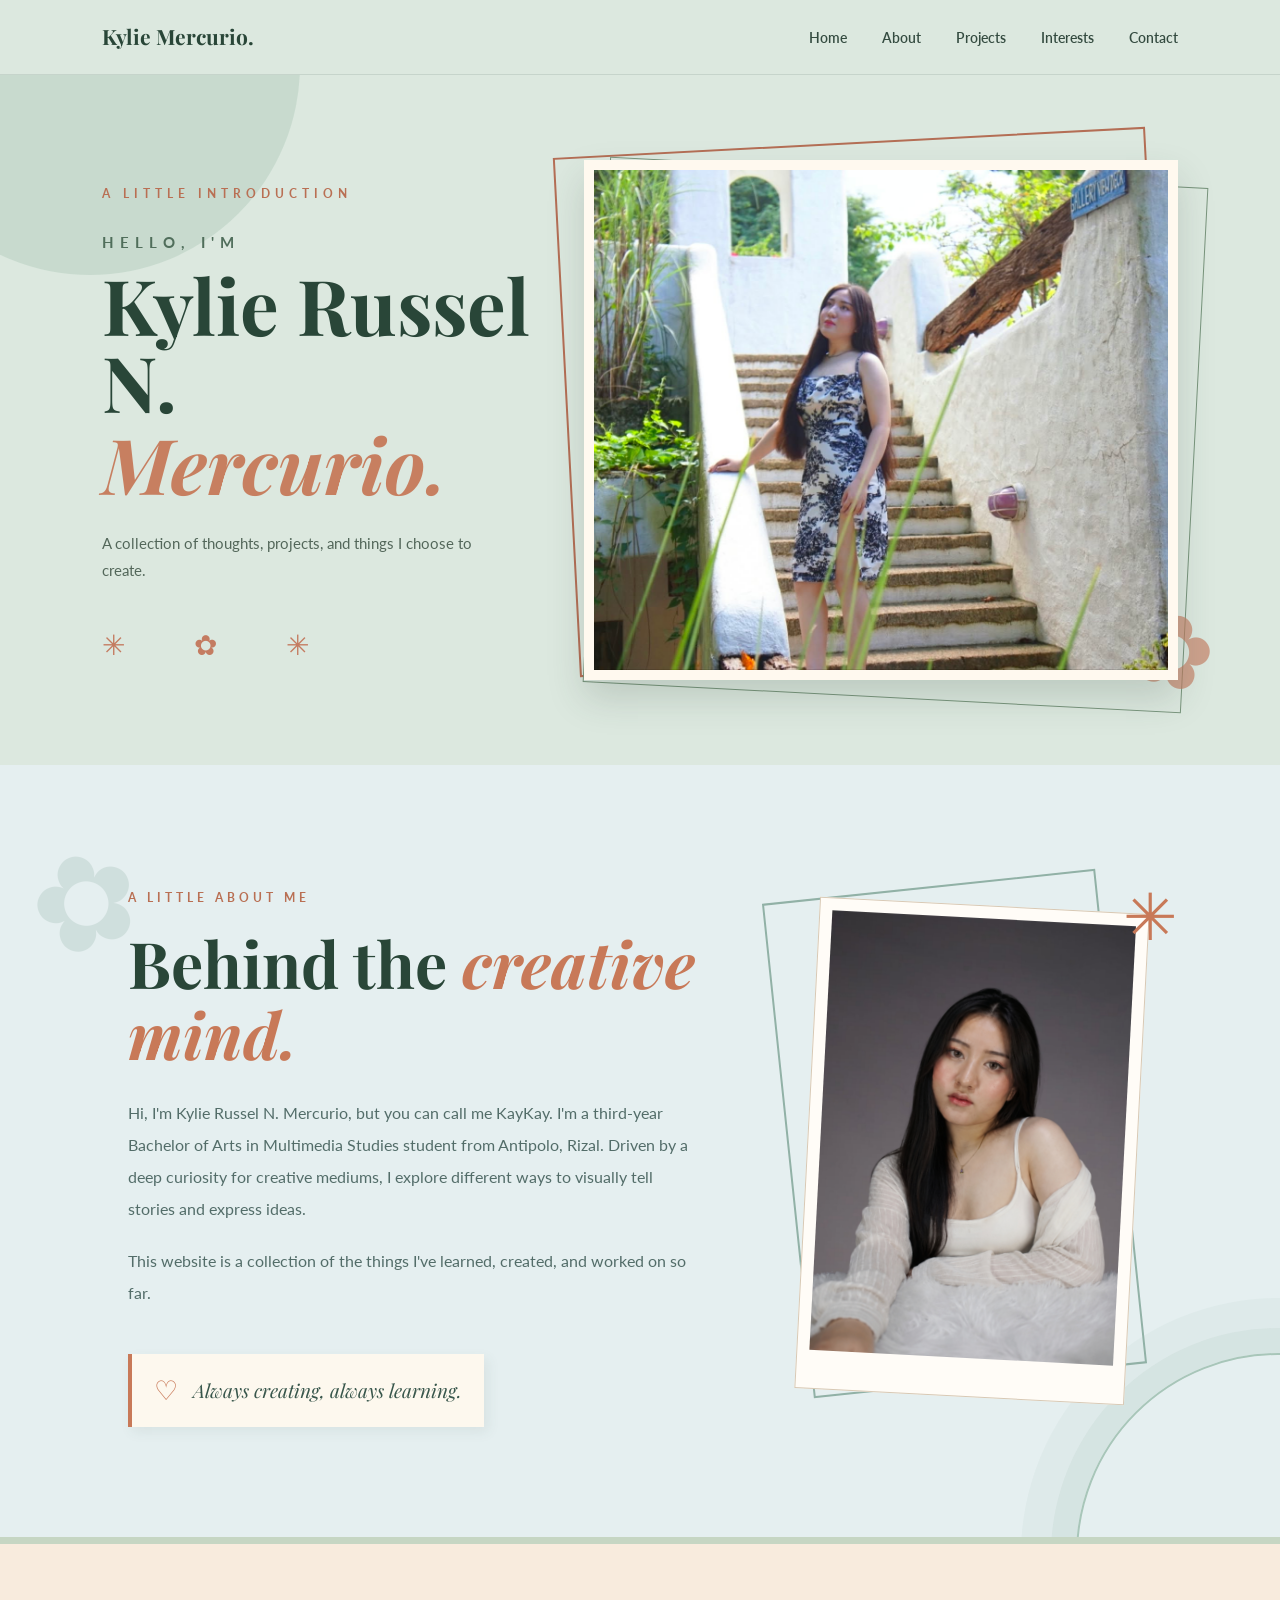
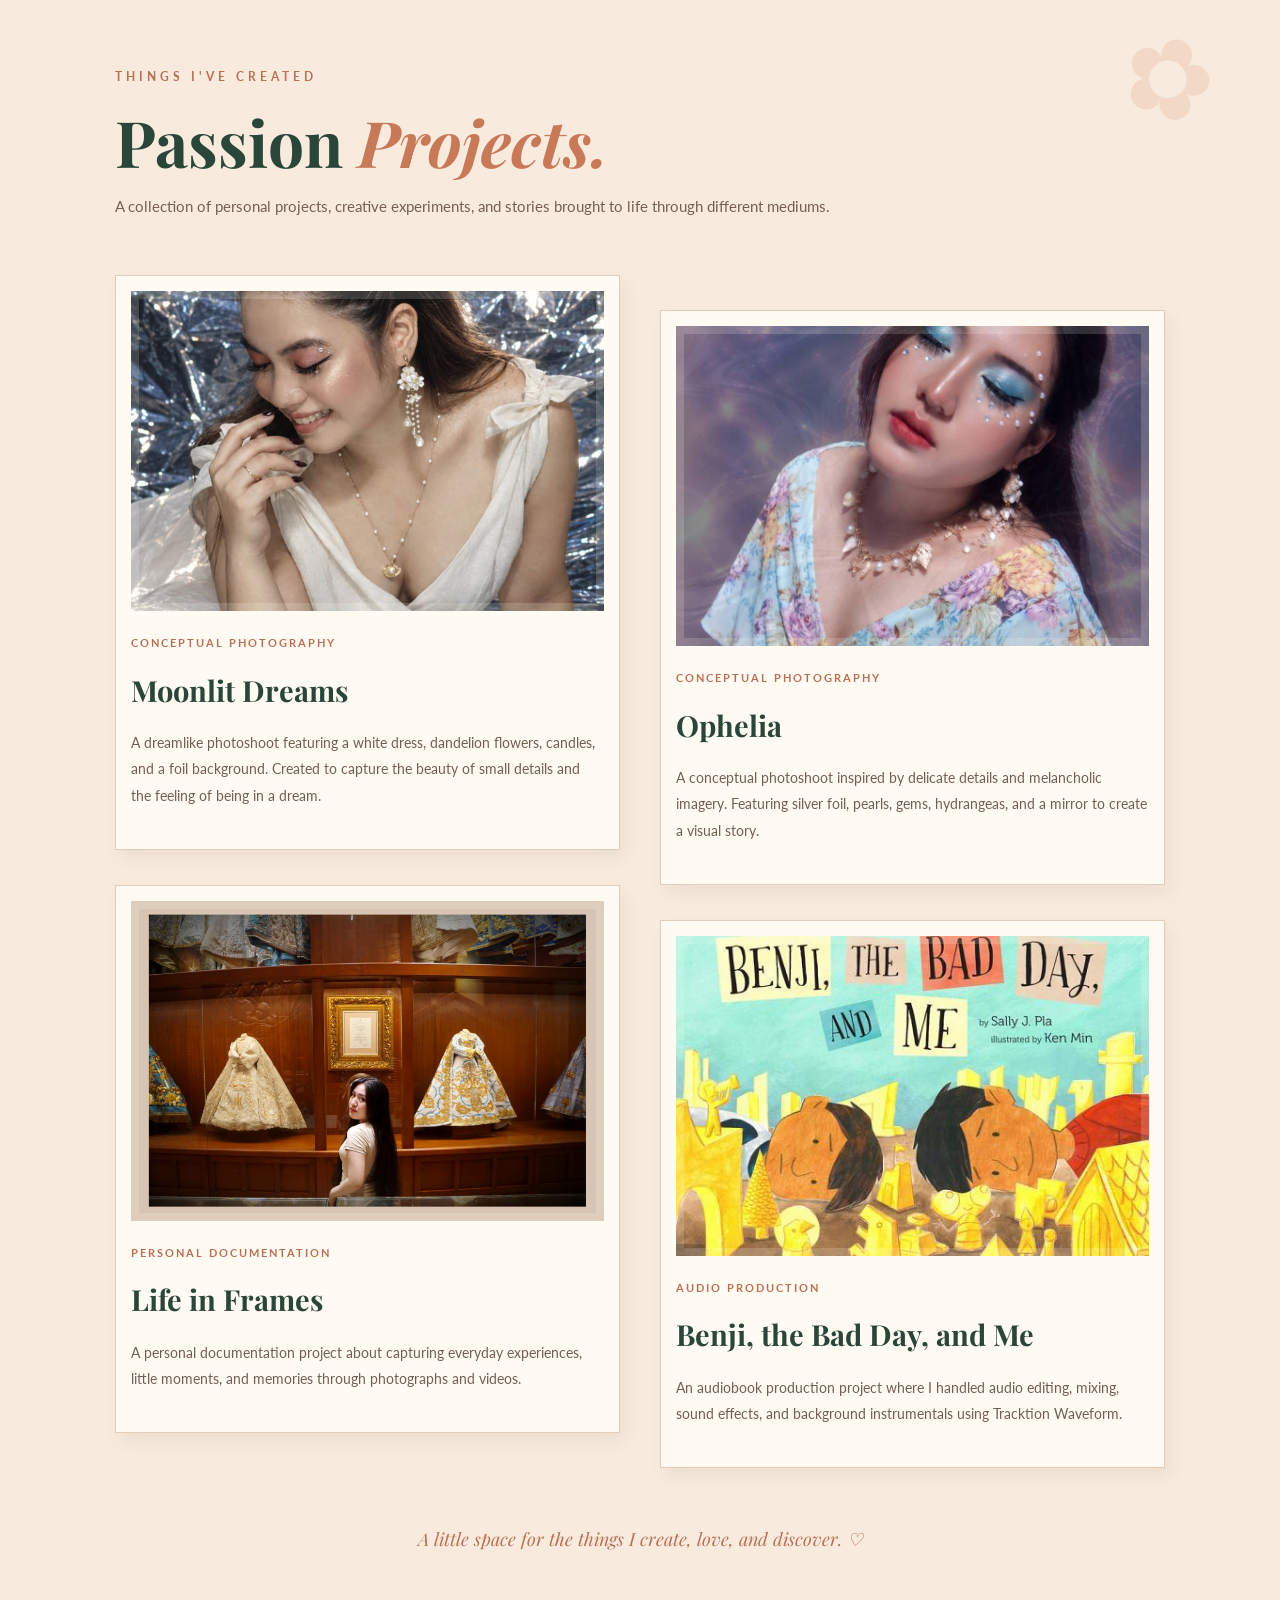
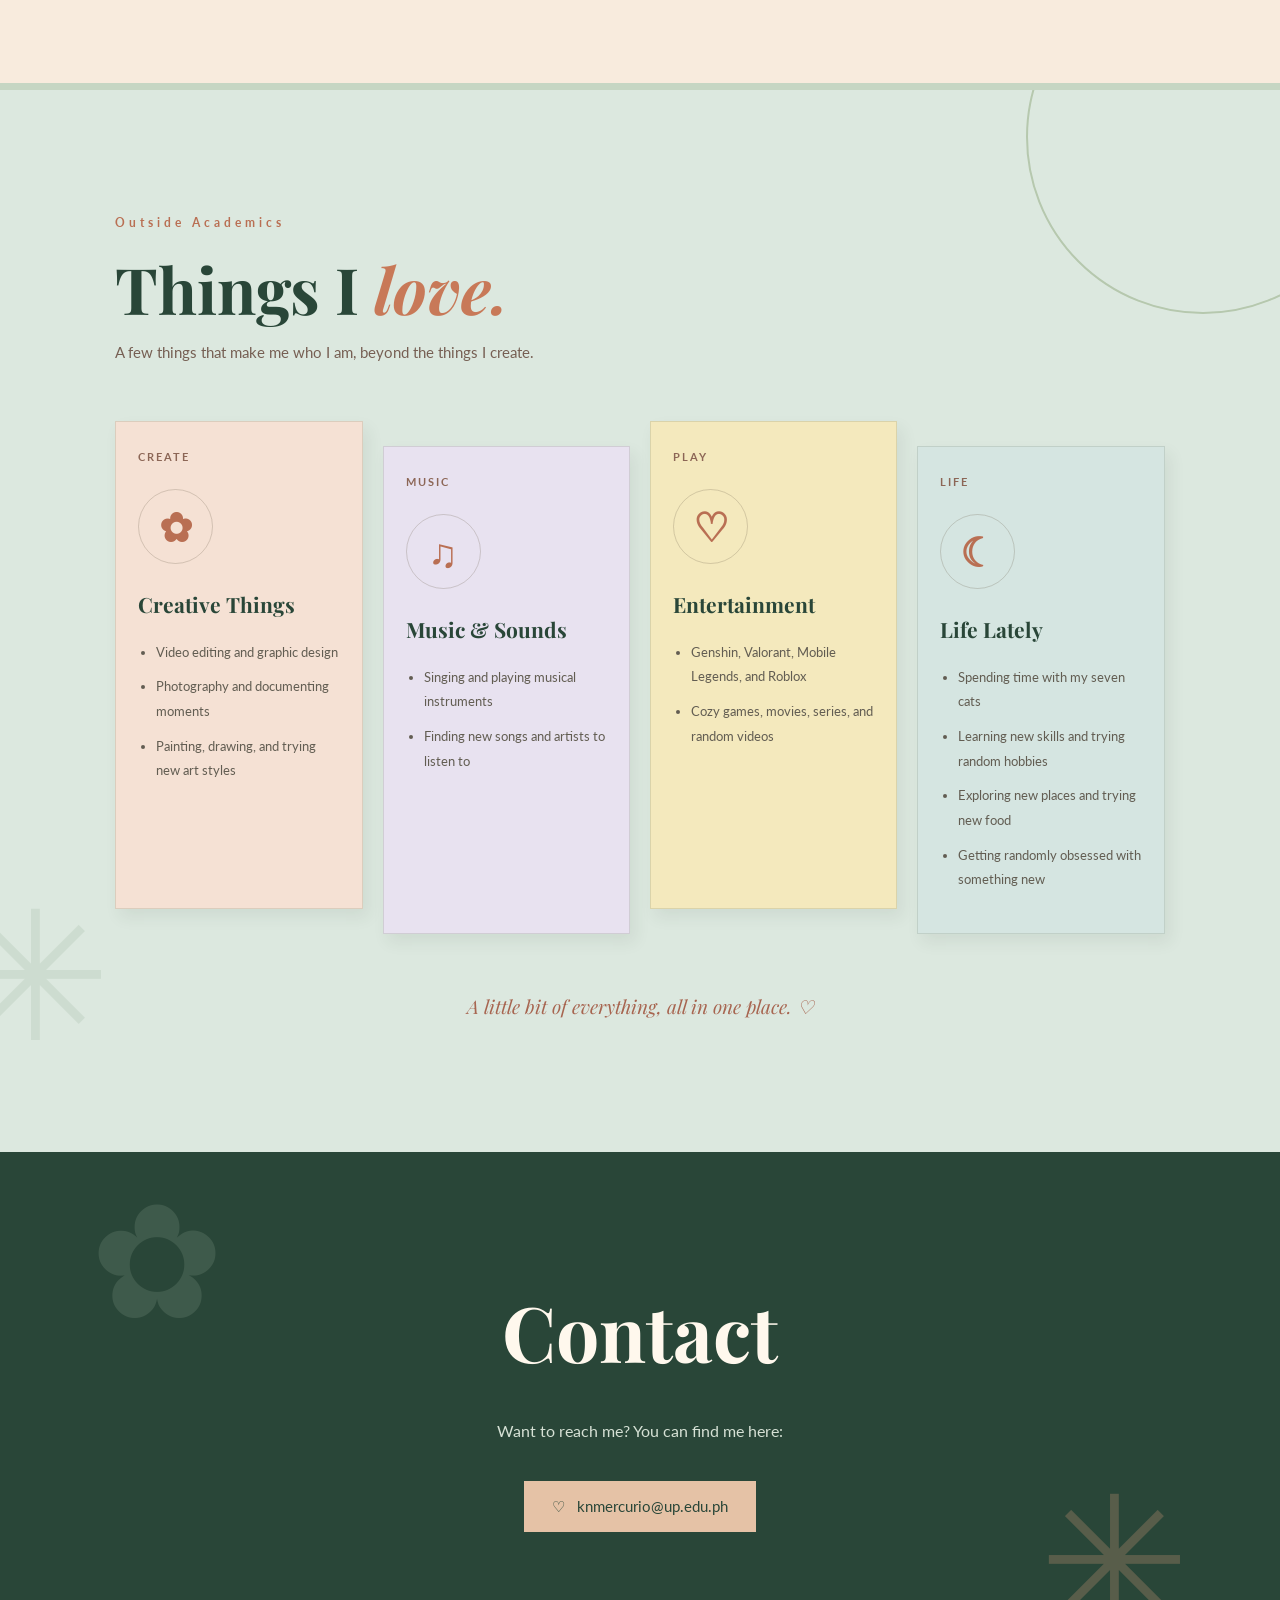
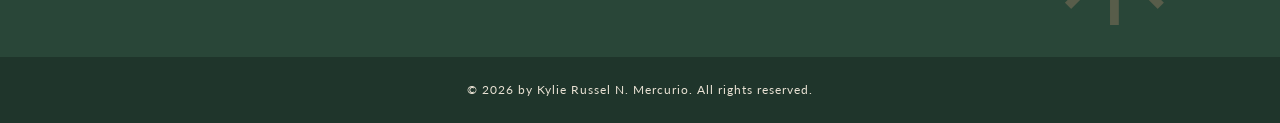
<file: index.html>
<!DOCTYPE html>
<html lang="en">

<head>
    <meta charset="UTF-8">
    <meta name="viewport" content="width=device-width, initial-scale=1.0">

    <title>Kylie Russel N. Mercurio</title>

    <link rel="preconnect" href="https://fonts.googleapis.com">
    <link rel="preconnect" href="https://fonts.gstatic.com" crossorigin>

    <link href="https://fonts.googleapis.com/css2?family=Lato:wght@400;500;600;700&family=Playfair+Display:wght@400;500;600;700&display=swap" rel="stylesheet">

    <link rel="stylesheet" href="style.css">
</head>

<body>

    <main>
<! Navigation Bar >
<nav class="navbar">
    <div class="nav-container">

        <a href="#home" class="nav-logo">Kylie Mercurio.</a>

        <ul class="nav-links">
            <li><a href="#home">Home</a></li>
            <li><a href="#about">About</a></li>
            <li><a href="#projects">Projects</a></li>
            <li><a href="#interests">Interests</a></li>
            <li><a href="#contact">Contact</a></li>
        </ul>

    </div>
</nav>

<main>
        <! Home section >
      
<section id="home" class="hero">

    <div class="hero-content">

        <p class="small-label">A LITTLE INTRODUCTION</p>

        <p class="hello">HELLO, I'M</p>

        <h1 class="image-text">
            Kylie Russel N.
            <span>Mercurio.</span>
        </h1>

        <p class="hero-description">
            A collection of thoughts, projects, and
            things I choose to create.
        </p>

        <div class="hero-decoration">
            ✳ &nbsp; ✿ &nbsp; ✳
        </div>

    </div>

    <div class="hero-photo">
        <img src="HOME.jpeg" alt="Kylie ">
    </div>

</section>

        </section>


        <! About me section >
        <section id="about" class="about">

            <div class="about-text">

                <p class="section-label">A LITTLE ABOUT ME</p>

                <h2>Behind the <span>creative mind.</span></h2>

                <p>
                    Hi, I'm Kylie Russel N. Mercurio, but you can
                    call me KayKay. I'm a third-year Bachelor of
                    Arts in Multimedia Studies student from
                    Antipolo, Rizal. Driven by a deep curiosity
                    for creative mediums, I explore different
                    ways to visually tell stories and express ideas.
                </p>

                <p>
                    This website is a collection of the things
                    I've learned, created, and worked on so far.
                </p>

                <div class="about-note">
                    <span>♡</span>
                    <p>Always creating, always learning.</p>
                </div>

            </div>

            <div class="about-photo">

                <div class="photo-frame">
                    <img src="kylie.png" alt="Portrait of Kylie Mercurio">
                </div>
               
            </div>

        </section>

      <!-- Passion projects section -->
<section id="projects" class="projects">

    <div class="section-heading">

        <p class="section-label">THINGS I'VE CREATED</p>

        <h2>Passion <span>Projects.</span></h2>

        <p>
            A collection of personal projects, creative experiments,
            and stories brought to life through different mediums.
        </p>

    </div>

    <div class="project-container">

        <div class="project-card">

            <div class="project-image">
                <a href="https://www.facebook.com/share/p/1Ctq4CMtZ9/" target="_blank" rel="noopener noreferrer">
                    <img src="moonlit.jpg" alt="Moonlit Dreams photoshoot">
                </a>
            </div>

            <p class="card-number">CONCEPTUAL PHOTOGRAPHY</p>

            <h3>Moonlit Dreams</h3>

            <p>
                A dreamlike photoshoot featuring a white dress,
                dandelion flowers, candles, and a foil background.
                Created to capture the beauty of small details
                and the feeling of being in a dream.
            </p>

        </div>

        <div class="project-card">

            <div class="project-image">
                <a href="https://www.facebook.com/share/p/1FXDJyH6AM/" target="_blank" rel="noopener noreferrer">
                    <img src="ophelia.jpg" alt="Ophelia conceptual photoshoot">
                </a>
            </div>

            <p class="card-number">CONCEPTUAL PHOTOGRAPHY</p>

            <h3>Ophelia</h3>

            <p>
                A conceptual photoshoot inspired by delicate
                details and melancholic imagery. Featuring
                silver foil, pearls, gems, hydrangeas, and
                a mirror to create a visual story.
            </p>

        </div>

        <div class="project-card">

            <div class="project-image">
                <a href="https://www.instagram.com/kylxssel/" target="_blank" rel="noopener noreferrer">
                    <img src="life.png" alt="Life in Frames visual diary">
                </a>
            </div>

            <p class="card-number">PERSONAL DOCUMENTATION</p>

            <h3>Life in Frames</h3>

            <p>
                A personal documentation project about capturing
                everyday experiences, little moments, and memories
                through photographs and videos.
            </p>

        </div>

        <div class="project-card">

            <div class="project-image">
                <a href="https://soundcloud.com/kylie-russel-mercurio/sets/benji-the-bad-day-and-me-mms?si=612dc109b52b44cbb81999407bb6392f&utm_source=clipboard&utm_medium=text&utm_campaign=social_sharing" target="_blank" rel="noopener noreferrer">
                    <img src="benji.jpg" alt="Benji, the Bad Day, and Me audiobook project">
                </a>
            </div>

            <p class="card-number">AUDIO PRODUCTION</p>

            <h3>Benji, the Bad Day, and Me</h3>

            <p>
                An audiobook production project where I handled
                audio editing, mixing, sound effects, and
                background instrumentals using Tracktion Waveform.
            </p>

        </div>

    </div>

    <p class="projects-footer">
        A little space for the things I create, love, and discover. ♡
    </p>

</section>

        <! Things I love section >
        <section id="interests" class="interests">

            <div class="section-heading">

                <p class="section-label">Outside Academics</p>

                <h2>Things I <span>love.</span></h2>

                <p>
                    A few things that make me who I am,
                    beyond the things I create.
                </p>

            </div>

            <div class="interest-container">

                <div class="interest-card">

                    <p class="card-number">CREATE</p>

                    <h3>✿</h3>

                    <h4>Creative Things</h4>

                    <ul>
                        <li>Video editing and graphic design</li>
                        <li>Photography and documenting moments</li>
                        <li>Painting, drawing, and trying new art styles</li>
                    </ul>

                </div>

                <div class="interest-card">

                    <p class="card-number">MUSIC</p>

                    <h3>♫</h3>

                    <h4>Music & Sounds</h4>

                    <ul>
                        <li>Singing and playing musical instruments</li>
                        <li>Finding new songs and artists to listen to</li>
                    </ul>

                </div>

                <div class="interest-card">

                    <p class="card-number">PLAY</p>

                    <h3>♡</h3>

                    <h4>Entertainment</h4>

                    <ul>
                        <li>Genshin, Valorant, Mobile Legends, and Roblox</li>
                        <li>Cozy games, movies, series, and random videos</li>
                    </ul>

                </div>

                <div class="interest-card">

                    <p class="card-number">LIFE</p>

                    <h3>☾</h3>

                    <h4>Life Lately</h4>

                    <ul>
                        <li>Spending time with my seven cats</li>
                        <li>Learning new skills and trying random hobbies</li>
                        <li>Exploring new places and trying new food</li>
                        <li>Getting randomly obsessed with something new</li>
                    </ul>

                </div>

            </div>

            <p class="interest-footer">
                A little bit of everything, all in one place. ♡
            </p>

        </section>


        <! Contact section >
        <section id="contact" class="contact">

            <h2>Contact</h2>

            <p>Want to reach me? You can find me here:</p>

            <p class="email">
                <a href="mailto:knmercurio@up.edu.ph">
                    ♡ &nbsp; knmercurio@up.edu.ph
                </a>
            </p>

        </section>

    </main>


    <! Footer >
    <footer>

        <p>© 2026 by Kylie Russel N. Mercurio. All rights reserved.</p>

    </footer>

</body>
</html>
</file>
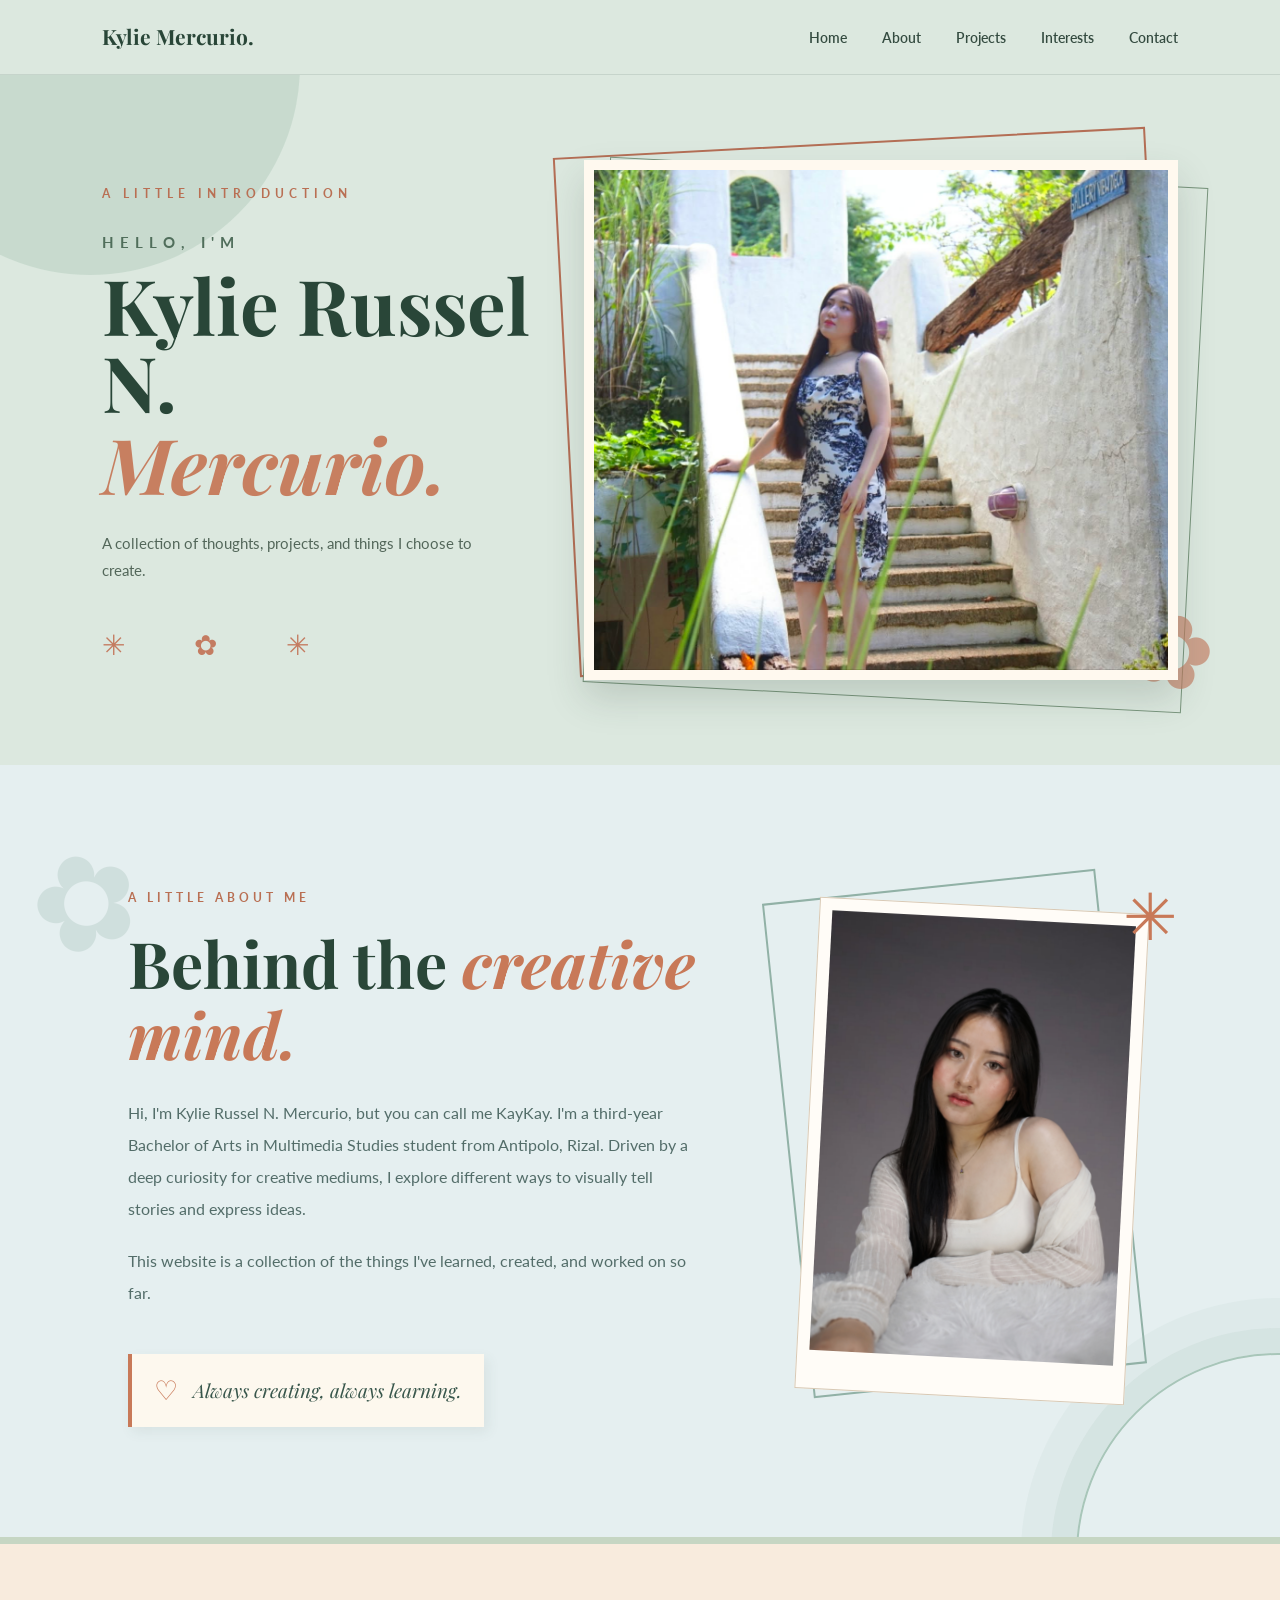
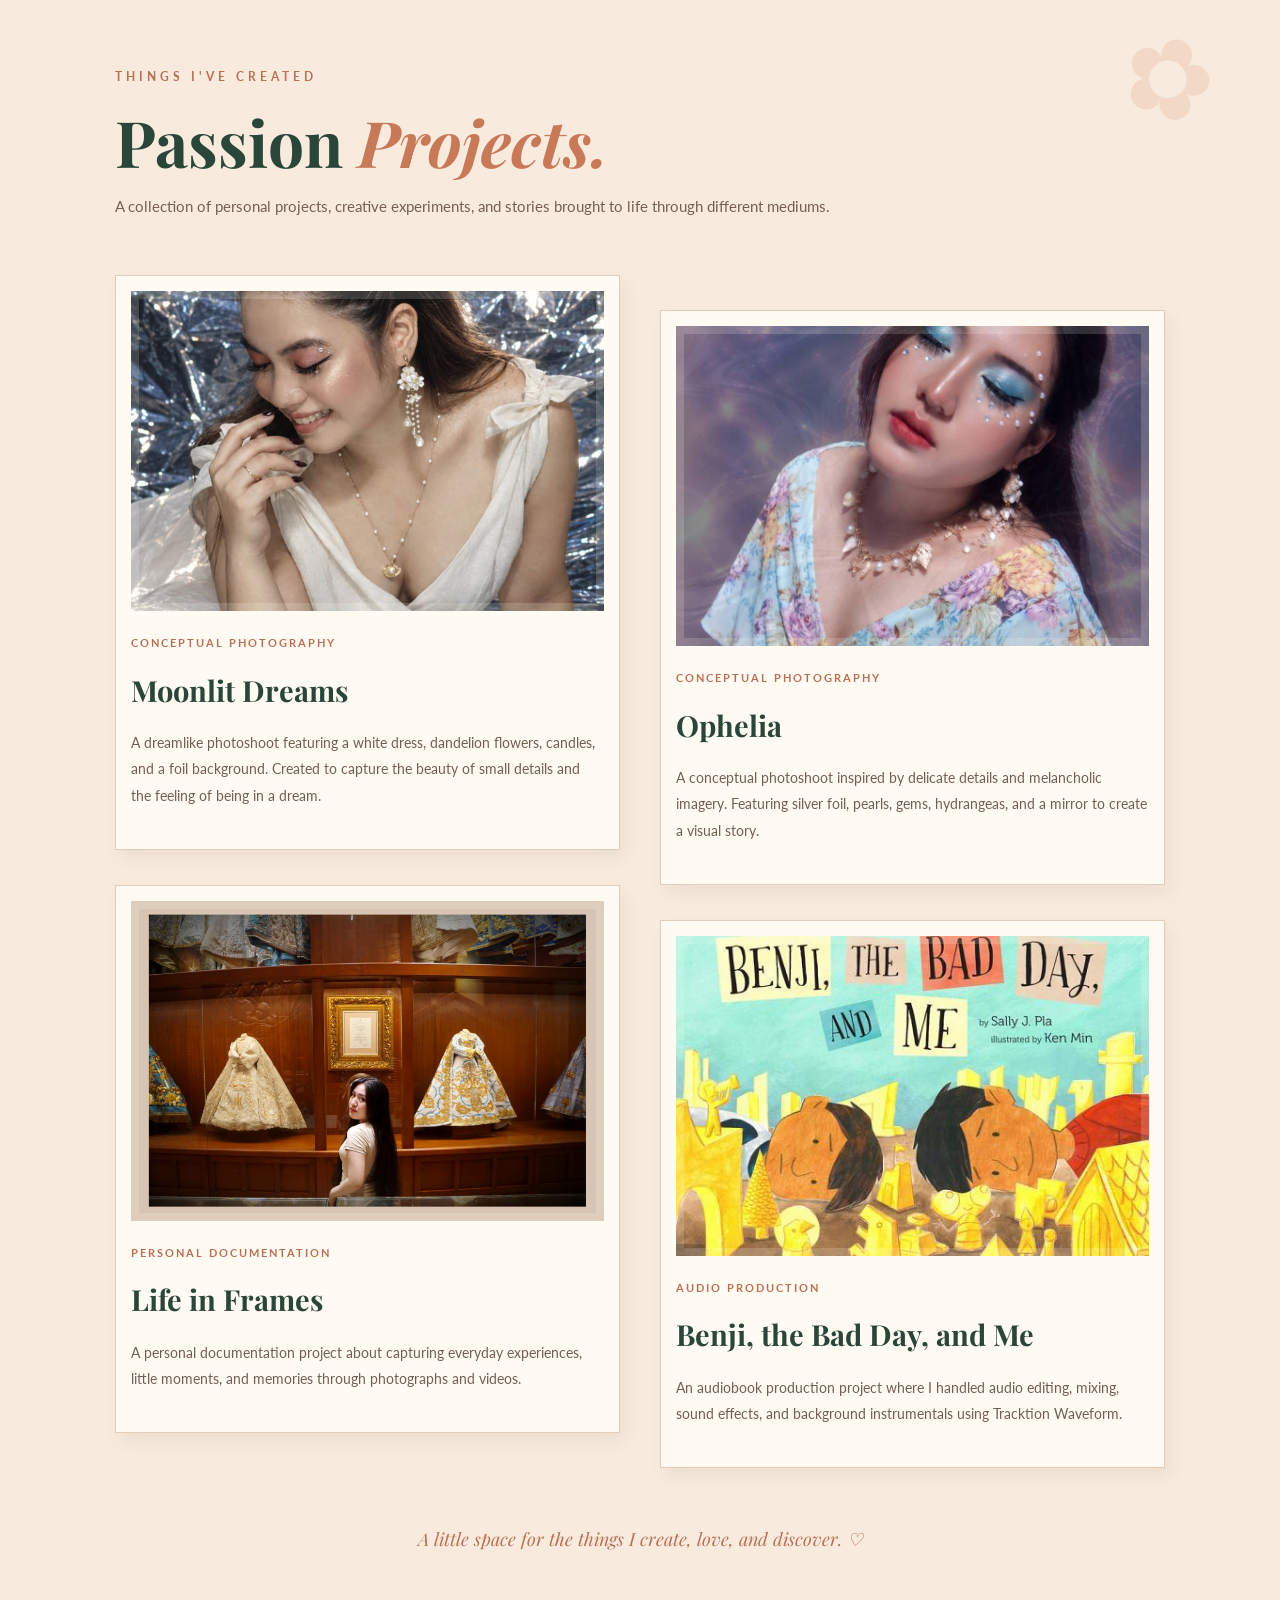
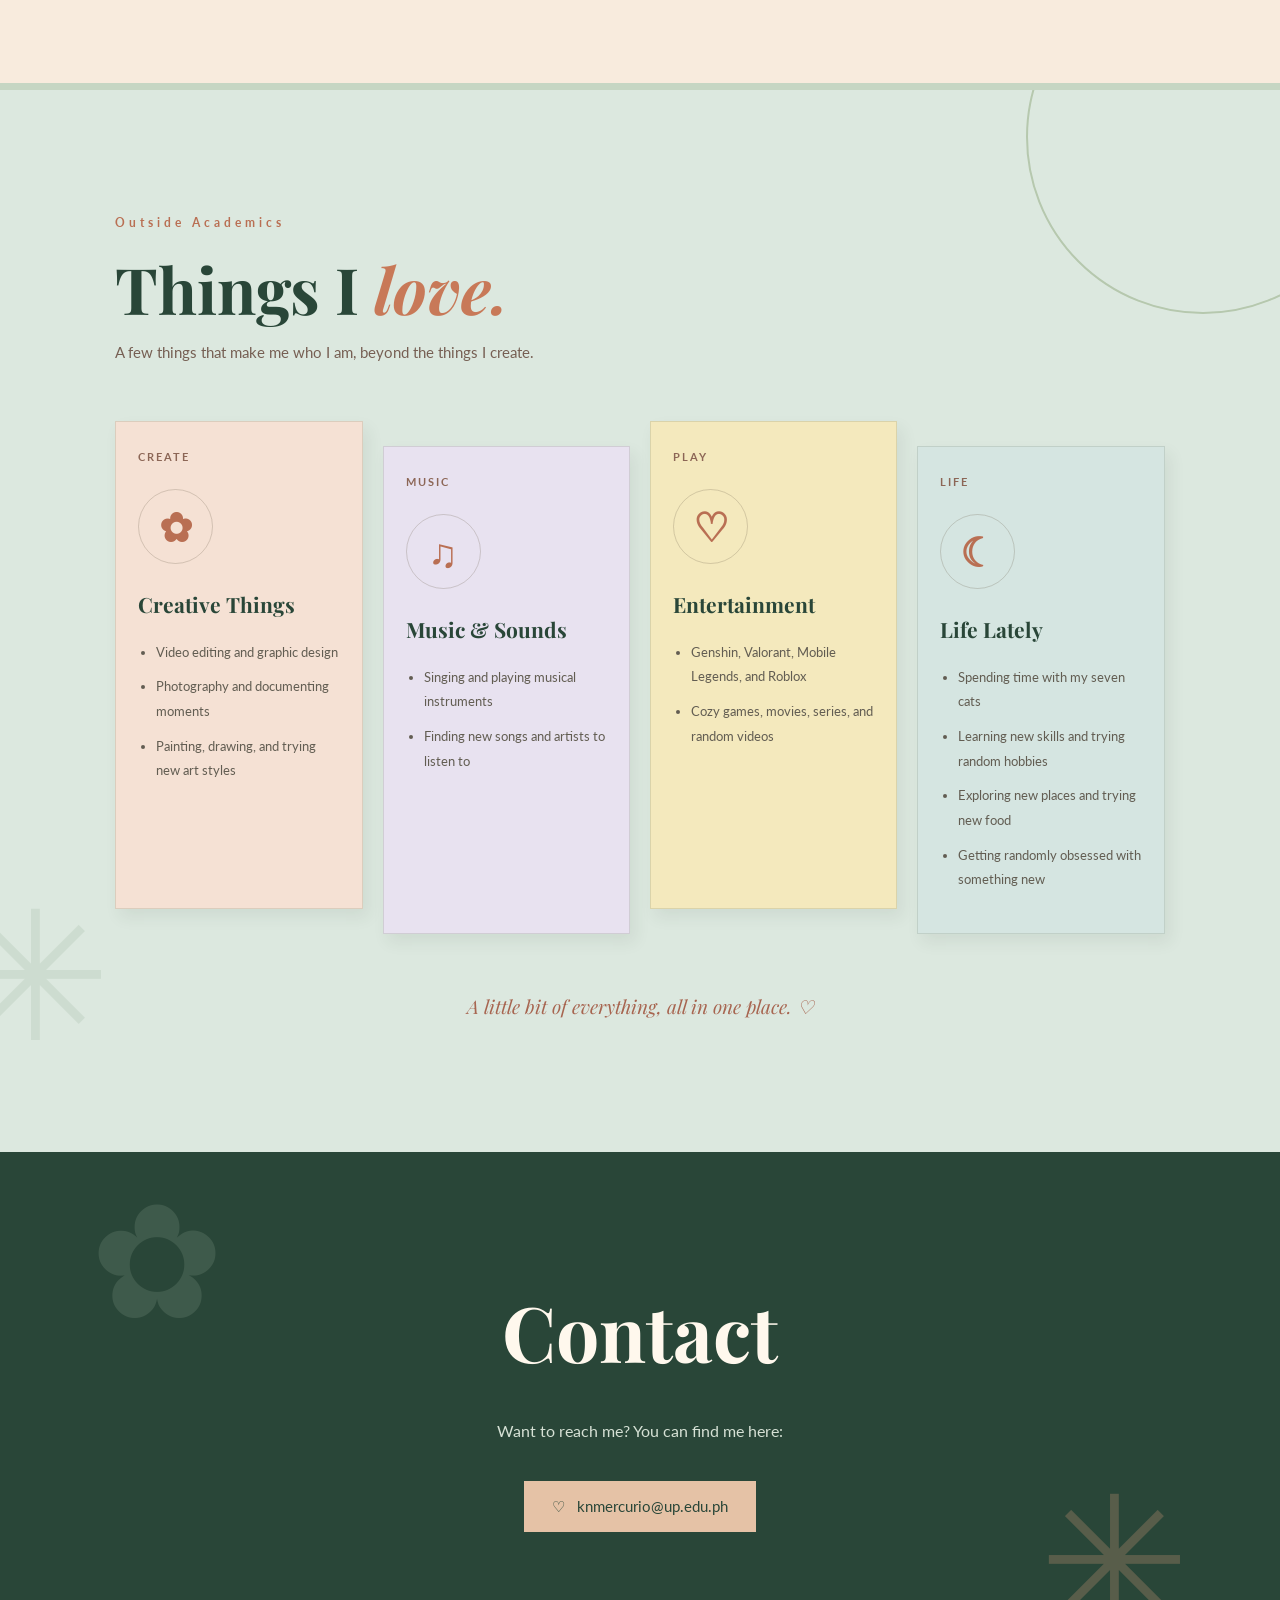
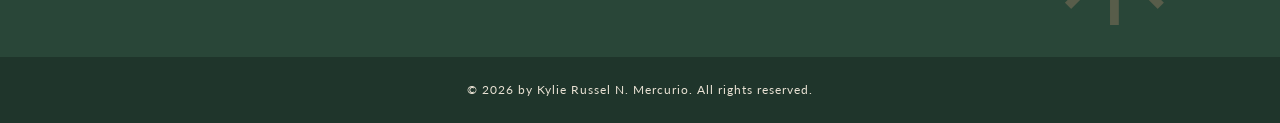
<file: myprofile.html>
<!DOCTYPE html>
<html lang="en">

<head>
    <meta charset="UTF-8">
    <meta name="viewport" content="width=device-width, initial-scale=1.0">

    <title>Kylie Russel N. Mercurio</title>

    <link rel="preconnect" href="https://fonts.googleapis.com">
    <link rel="preconnect" href="https://fonts.gstatic.com" crossorigin>

    <link href="https://fonts.googleapis.com/css2?family=Lato:wght@400;500;600;700&family=Playfair+Display:wght@400;500;600;700&display=swap" rel="stylesheet">

    <link rel="stylesheet" href="style.css">
</head>

<body>

    <main>
<! Navigation Bar >
<nav class="navbar">
    <div class="nav-container">

        <a href="#home" class="nav-logo">Kylie Mercurio.</a>

        <ul class="nav-links">
            <li><a href="#home">Home</a></li>
            <li><a href="#about">About</a></li>
            <li><a href="#projects">Projects</a></li>
            <li><a href="#interests">Interests</a></li>
            <li><a href="#contact">Contact</a></li>
        </ul>

    </div>
</nav>

<main>
        <! Home section >
      
<section id="home" class="hero">

    <div class="hero-content">

        <p class="small-label">A LITTLE INTRODUCTION</p>

        <p class="hello">HELLO, I'M</p>

        <h1 class="image-text">
            Kylie Russel N.
            <span>Mercurio.</span>
        </h1>

        <p class="hero-description">
            A collection of thoughts, projects, and
            things I choose to create.
        </p>

        <div class="hero-decoration">
            ✳ &nbsp; ✿ &nbsp; ✳
        </div>

    </div>

    <div class="hero-photo">
        <img src="HOME.jpeg" alt="Kylie ">
    </div>

</section>

        </section>


        <! About me section >
        <section id="about" class="about">

            <div class="about-text">

                <p class="section-label">A LITTLE ABOUT ME</p>

                <h2>Behind the <span>creative mind.</span></h2>

                <p>
                    Hi, I'm Kylie Russel N. Mercurio, but you can
                    call me KayKay. I'm a third-year Bachelor of
                    Arts in Multimedia Studies student from
                    Antipolo, Rizal. Driven by a deep curiosity
                    for creative mediums, I explore different
                    ways to visually tell stories and express ideas.
                </p>

                <p>
                    This website is a collection of the things
                    I've learned, created, and worked on so far.
                </p>

                <div class="about-note">
                    <span>♡</span>
                    <p>Always creating, always learning.</p>
                </div>

            </div>

            <div class="about-photo">

                <div class="photo-frame">
                    <img src="kylie.png" alt="Portrait of Kylie Mercurio">
                </div>
               
            </div>

        </section>


        <! Passion projects section >
        <section id="projects" class="projects">

            <div class="section-heading">

                <p class="section-label">THINGS I'VE CREATED</p>

                <h2>Passion <span>Projects.</span></h2>

                <p>
                    A collection of personal projects, creative experiments,
                    and stories brought to life through different mediums.
                </p>

            </div>

            <div class="project-container">

                <div class="project-card">

                    <div class="project-image">
                        <img src="moonlit.jpg" alt="Moonlit Dreams photoshoot">
                    </div>

                    <p class="card-number">CONCEPTUAL PHOTOGRAPHY</p>

                    <h3>Moonlit Dreams</h3>

                    <p>
                        A dreamlike photoshoot featuring a white dress,
                        dandelion flowers, candles, and a foil background.
                        Created to capture the beauty of small details
                        and the feeling of being in a dream.
                    </p>

                </div>

                <div class="project-card">

                    <div class="project-image">
                        <img src="ophelia.jpg" alt="Ophelia conceptual photoshoot">
                    </div>

                    <p class="card-number">CONCEPTUAL PHOTOGRAPHY</p>

                    <h3>Ophelia</h3>

                    <p>
                        A conceptual photoshoot inspired by delicate
                        details and melancholic imagery. Featuring
                        silver foil, pearls, gems, hydrangeas, and
                        a mirror to create a visual story.
                    </p>

                </div>

                <div class="project-card">

                    <div class="project-image">
                        <img src="life.png" alt="Life in Frames visual diary">
                    </div>

                    <p class="card-number">PERSONAL DOCUMENTATION</p>

                    <h3>Life in Frames</h3>

                    <p>
                        A personal documentation project about capturing
                        everyday experiences, little moments, and memories
                        through photographs and videos.
                    </p>

                </div>

                <div class="project-card">

                    <div class="project-image">
                        <img src="benji.jpg" alt="Benji, the Bad Day, and Me audiobook project">
                    </div>

                    <p class="card-number">AUDIO PRODUCTION</p>

                    <h3>Benji, the Bad Day, and Me</h3>

                    <p>
                        An audiobook production project where I handled
                        audio editing, mixing, sound effects, and
                        background instrumentals using Tracktion Waveform.
                    </p>

                </div>

            </div>

            <p class="projects-footer">
                A little space for the things I create, love, and discover. ♡
            </p>

        </section>


        <! Things I love section >
        <section id="interests" class="interests">

            <div class="section-heading">

                <p class="section-label">Outside Academics</p>

                <h2>Things I <span>love.</span></h2>

                <p>
                    A few things that make me who I am,
                    beyond the things I create.
                </p>

            </div>

            <div class="interest-container">

                <div class="interest-card">

                    <p class="card-number">CREATE</p>

                    <h3>✿</h3>

                    <h4>Creative Things</h4>

                    <ul>
                        <li>Video editing and graphic design</li>
                        <li>Photography and documenting moments</li>
                        <li>Painting, drawing, and trying new art styles</li>
                    </ul>

                </div>

                <div class="interest-card">

                    <p class="card-number">MUSIC</p>

                    <h3>♫</h3>

                    <h4>Music & Sounds</h4>

                    <ul>
                        <li>Singing and playing musical instruments</li>
                        <li>Finding new songs and artists to listen to</li>
                    </ul>

                </div>

                <div class="interest-card">

                    <p class="card-number">PLAY</p>

                    <h3>♡</h3>

                    <h4>Entertainment</h4>

                    <ul>
                        <li>Genshin, Valorant, Mobile Legends, and Roblox</li>
                        <li>Cozy games, movies, series, and random videos</li>
                    </ul>

                </div>

                <div class="interest-card">

                    <p class="card-number">LIFE</p>

                    <h3>☾</h3>

                    <h4>Life Lately</h4>

                    <ul>
                        <li>Spending time with my seven cats</li>
                        <li>Learning new skills and trying random hobbies</li>
                        <li>Exploring new places and trying new food</li>
                        <li>Getting randomly obsessed with something new</li>
                    </ul>

                </div>

            </div>

            <p class="interest-footer">
                A little bit of everything, all in one place. ♡
            </p>

        </section>


        <! Contact section >
        <section id="contact" class="contact">

            <h2>Contact</h2>

            <p>Want to reach me? You can find me here:</p>

            <p class="email">
                <a href="mailto:knmercurio@up.edu.ph">
                    ♡ &nbsp; knmercurio@up.edu.ph
                </a>
            </p>

        </section>

    </main>


    <! Footer >
    <footer>

        <p>© 2026 by Kylie Russel N. Mercurio. All rights reserved.</p>

    </footer>

</body>
</html>
</file>
<file: style.css>
/* GENERAL STYLING */

* {
    box-sizing: border-box;
}

html {
    scroll-behavior: smooth;
}

body {
    margin: 0;
    background: #FAF3E8;
    color: #344B40;
    font-family: 'Lato', sans-serif;
    font-size: 16px;
    line-height: 1.8;
}

h1, h2, h3, h4 {
    font-family: 'Playfair Display', serif;
}

a {
    color: inherit;
    text-decoration: none;
}

::selection {
    background: #D99A7B;
    color: white;
}


/* HOME SECTION */

.hero {
    min-height: 690px;
    display: grid;
    grid-template-columns: 0.85fr 1.15fr;
    align-items: center;
    position: relative;
    overflow: hidden;
    background: #DCE8DF;
    padding: 65px 8%;
}

.hero::before {
    content: "";
    position: absolute;
    width: 420px;
    height: 420px;
    background: #B8CFC1;
    border-radius: 50%;
    top: -220px;
    left: -120px;
    opacity: 0.55;
}

.hero::after {
    content: "✿";
    position: absolute;
    right: 5%;
    bottom: 4%;
    color: #C47C61;
    font-size: 100px;
    opacity: 0.65;
    transform: rotate(15deg);
}

.hero-content {
    position: relative;
    z-index: 2;
    padding: 30px 0;
}

.small-label {
    color: #B96F53;
    font-size: 12px;
    font-weight: bold;
    letter-spacing: 5px;
    margin-bottom: 25px;
}

.hello {
    color: #506E5B;
    font-size: 15px;
    font-weight: bold;
    letter-spacing: 6px;
    margin-bottom: 10px;
}

.image-text {
    color: #294638;
    font-size: clamp(3.5rem, 6vw, 6rem);
    line-height: 1;
    font-weight: 700;
    margin: 0;
}

.image-text span {
    display: block;
    color: #C77F60;
    font-style: italic;
    margin-top: 5px;
}

.hero-description {
    max-width: 380px;
    color: #53675A;
    font-size: 15px;
    margin-top: 28px;
}

.hero-decoration {
    color: #C47C61;
    font-size: 28px;
    margin-top: 35px;
    letter-spacing: 12px;
}

.hero-photo {
    position: relative;
    height: 520px;
    margin-left: 25px;
}

.hero-photo::before {
    content: "";
    position: absolute;
    inset: -18px 18px 18px -18px;
    border: 2px solid #B46E55;
    transform: rotate(-3deg);
}

.hero-photo::after {
    content: "";
    position: absolute;
    inset: 12px -18px -18px 12px;
    border: 1px solid #78947C;
    transform: rotate(3deg);
    pointer-events: none;
}

.hero-photo img {
    position: relative;
    z-index: 1;
    display: block;
    width: 100%;
    height: 100%;
    object-fit: cover;
    object-position: center 45%;
    border: 10px solid #FFF9EF;
    box-shadow: 0 18px 35px rgba(48, 66, 53, 0.18);
}


/* ABOUT SECTION */

.about {
    position: relative;
    display: flex;
    justify-content: space-between;
    align-items: center;
    gap: 7rem;
    min-height: 700px;
    padding: 110px 10%;
    background: #E5EFF0;
    overflow: hidden;
}

.about::before {
    content: "✿";
    position: absolute;
    top: 15px;
    left: 30px;
    color: #91B1A6;
    font-size: 130px;
    opacity: 0.25;
    transform: rotate(-20deg);
}

.about::after {
    content: "";
    position: absolute;
    width: 400px;
    height: 400px;
    right: -200px;
    bottom: -220px;
    border: 2px solid #A8C6B9;
    border-radius: 50%;
    box-shadow: 0 0 0 25px rgba(145, 177, 166, 0.12),
                0 0 0 55px rgba(145, 177, 166, 0.08);
}

.about-text {
    flex: 1;
    max-width: 690px;
    position: relative;
    z-index: 2;
}

.section-label {
    color: #B96F53;
    font-size: 12px;
    font-weight: bold;
    letter-spacing: 4px;
    margin-bottom: 20px;
}

.about-text h2 {
    color: #294638;
    font-size: clamp(3rem, 5vw, 4.5rem);
    line-height: 1.1;
    margin: 0 0 28px;
}

.about-text h2 span {
    color: #C87958;
    font-style: italic;
}

.about-text > p:not(.section-label) {
    color: #536D69;
    font-size: 16px;
    line-height: 2;
    margin-bottom: 20px;
}

.about-note {
    display: inline-flex;
    align-items: center;
    gap: 15px;
    margin-top: 25px;
    padding: 12px 22px;
    background: #FDF8EE;
    border-left: 4px solid #C87958;
    box-shadow: 4px 5px 12px rgba(65, 86, 76, 0.08);
}

.about-note span {
    font-size: 27px;
    color: #C87958;
}

.about-note p {
    margin: 0;
    color: #38564B;
    font-family: 'Playfair Display', serif;
    font-size: 19px;
    font-style: italic;
}

.about-photo {
    width: 330px;
    flex: none;
    position: relative;
    z-index: 2;
    margin-right: 15px;
}

.about-photo::before {
    content: "";
    position: absolute;
    inset: -20px 15px 15px -20px;
    border: 2px solid #91B1A6;
    transform: rotate(-6deg);
}

.about-photo::after {
    content: "✳";
    position: absolute;
    top: -48px;
    right: -40px;
    font-size: 65px;
    color: #C87958;
    z-index: 3;
}

.photo-frame {
    position: relative;
    background: #FFFCF7;
    padding: 12px 12px 38px;
    border: 1px solid #D8C9B5;
    box-shadow: 8px 15px 40
px rgba(36, 63, 54, 0.15);
    transform: rotate(3deg);
    transition: 0.4s ease;
}

.photo-frame:hover {
    transform: rotate(0deg) translateY(-8px);
}

.photo-frame img {
    display: block;
    width: 100%;
    height: 440px;
    object-fit: cover;
}

.photo-caption {
    text-align: center;
    color: #D77B55;
    font-family: 'Playfair Display', serif;
    font-style: italic;
    font-size: 1.1rem;
    font-weight: 500;
    letter-spacing: 1px;
    margin-top: 0.1rem;
    margin-bottom: 0.0rem;
    transform: translateY(-28deg) rotate(-3deg);
}


/* PROJECTS SECTION */

.projects {
    position: relative;
    padding: 110px 9%;
    background: #F8EBDD;
    border-top: 7px solid #C6D6C3;
    border-bottom: 7px solid #C6D6C3;
    overflow: hidden;
}

.projects::before {
    content: "✿";
    position: absolute;
    top: 30px;
    right: 5%;
    font-size: 110px;
    color: #D99A7B;
    opacity: 0.22;
    transform: rotate(20deg);
}

.section-heading {
    position: relative;
    margin-bottom: 55px;
    max-width: 720px;
    z-index: 1;
}

.section-heading h2 {
    color: #294638;
    font-size: clamp(3.2rem, 5vw, 4.5rem);
    line-height: 1.1;
    margin: 0 0 15px;
}

.section-heading h2 span {
    color: #C87958;
    font-style: italic;
}

.section-heading > p:last-child {
    color: #765F53;
    font-size: 15px;
}

.project-container {
    display: grid;
    grid-template-columns: repeat(2, 1fr);
    gap: 40px;
}

.project-card {
    position: relative;
    background: #FFFAF2;
    padding: 15px 15px 25px;
    border: 1px solid #E3CDB9;
    box-shadow: 5px 8px 15px rgba(101, 73, 57, 0.08);
    transition: transform 0.35s ease, box-shadow 0.35s ease;
}

.project-card:nth-child(2) {
    transform: translateY(35px);
}

.project-card:nth-child(3) {
    transform: translateY(-5px);
}

.project-card:nth-child(4) {
    transform: translateY(30px);
}

.project-card:hover {
    transform: translateY(-8px);
    box-shadow: 0 15px 25px rgba(101, 73, 57, 0.15);
}

.project-image {
    position: relative;
    width: 100%;
    height: 320px;
    overflow: hidden;
    background: #D7C4B3;
}

.project-image::after {
    content: "";
    position: absolute;
    inset: 0;
    border: 8px solid rgba(255, 250, 242, 0.16);
    pointer-events: none;
}

.project-image img {
    display: block;
    width: 100%;
    height: 100%;
    object-fit: cover;
    transition: transform 0.5s ease;
}

.project-card:hover .project-image img {
    transform: scale(1.07);
}

.card-number {
    color: #B96F53;
    font-size: 11px;
    font-weight: bold;
    letter-spacing: 2px;
    margin-top: 22px;
}

.project-card h3 {
    color: #294638;
    font-size: 29px;
    margin: 5px 0 10px;
}

.project-card > p:last-child {
    color: #715F54;
    font-size: 14px;
    line-height: 1.9;
}

.projects-footer {
    text-align: center;
    color: #B96F53;
    font-family: 'Playfair Display', serif;
    font-size: 18px;
    font-style: italic;
    margin-top: 85px;
}


/* INTERESTS SECTION */

.interests {
    position: relative;
    padding: 110px 9%;
    background: #DCE8DF;
    overflow: hidden;
}

.interests::before {
    content: "✳";
    position: absolute;
    left: -40px;
    bottom: 20px;
    color: #A2BBA5;
    font-size: 180px;
    opacity: 0.25;
}

.interests::after {
    content: "";
    position: absolute;
    top: -130px;
    right: -100px;
    width: 350px;
    height: 350px;
    border: 2px solid #B6C8AE;
    border-radius: 50%;
}

.interests .section-heading {
    position: relative;
    z-index: 1;
}

.interest-container {
    display: grid;
    grid-template-columns: repeat(4, 1fr);
    gap: 20px;
    position: relative;
    z-index: 1;
}

.interest-card {
    min-height: 350px;
    padding: 25px 22px;
    border: 1px solid rgba(100, 111, 85, 0.18);
    box-shadow: 5px 8px 15px rgba(48, 66, 53, 0.08);
    transition: transform 0.35s ease, box-shadow 0.35s ease;
}

.interest-card:nth-child(1) {
    background: #F5E1D4;
}

.interest-card:nth-child(2) {
    background: #E8E2F0;
}

.interest-card:nth-child(3) {
    background: #F4E9BD;
}

.interest-card:nth-child(4) {
    background: #D5E5E1;
}

.interest-card:nth-child(even) {
    transform: translateY(25px);
}

.interest-card:hover {
    transform: translateY(-8px);
    box-shadow: 0 15px 25px rgba(48, 66, 53, 0.14);
}

.interest-card .card-number {
    margin-top: 0;
    color: #8C6656;
}

.interest-card h3 {
    display: flex;
    align-items: center;
    justify-content: center;
    width: 75px;
    height: 75px;
    border: 1px solid rgba(109, 95, 78, 0.25);
    border-radius: 50%;
    color: #B96F53;
    font-size: 40px;
    margin: 22px 0;
}

.interest-card h4 {
    color: #294638;
    font-size: 21px;
    margin: 12px 0;
}

.interest-card ul {
    padding-left: 18px;
    color: #625D52;
}

.interest-card li {
    font-size: 13px;
    line-height: 1.9;
    margin-bottom: 10px;
}

.interest-footer {
    position: relative;
    z-index: 1;
    text-align: center;
    color: #A76550;
    font-family: 'Playfair Display', serif;
    font-size: 19px;
    font-style: italic;
    margin-top: 80px;
}


/* CONTACT SECTION */

.contact {
    position: relative;
    overflow: hidden;
    text-align: center;
    padding: 110px 8%;
    background: #294638;
    color: #FFF8ED;
}

.contact::before {
    content: "✿";
    position: absolute;
    top: -40px;
    left: 7%;
    color: #B9CBB5;
    font-size: 160px;
    opacity: 0.15;
}

.contact::after {
    content: "✳";
    position: absolute;
    right: 7%;
    bottom: -60px;
    color: #E3A17F;
    font-size: 180px;
    opacity: 0.25;
}

.contact h2 {
    position: relative;
    z-index: 1;
    color: #FFF8ED;
    font-size: clamp(3.5rem, 6vw, 5rem);
    margin: 0 0 15px;
}

.contact > p:not(.email) {
    position: relative;
    z-index: 1;
    color: #D6E1D5;
    font-size: 16px;
}

.email {
    position: relative;
    z-index: 1;
    display: inline-block;
    padding: 12px 28px;
    margin-top: 20px;
    background: #E5C2A6;
    color: #294638;
    font-size: 15px;
    transition: 0.3s ease;
}

.email:hover {
    background: #FFF8ED;
    transform: translateY(-5px);
}


/* FOOTER */

footer {
    display: flex;
    justify-content: center;
    align-items: center;
    text-align: center;
    padding: 22px 8%;
    background: #1F352B;
    color: #E9E2D4;
    font-size: 12px;
    letter-spacing: 1px;
}

footer p {
    margin: 0;
}


/* RESPONSIVE DESIGN */

@media screen and (max-width: 1000px) {

    .hero {
        grid-template-columns: 1fr 1fr;
        padding: 60px 6%;
    }

    .hero-photo {
        height: 430px;
    }

    .about {
        gap: 4rem;
    }

    .interest-container {
        grid-template-columns: repeat(2, 1fr);
    }

}

@media screen and (max-width: 700px) {

    .hero {
        grid-template-columns: 1fr;
        gap: 45px;
        padding: 65px 8%;
    }

    .hero-content {
        padding: 0;
    }

    .image-text {
        font-size: 3.7rem;
    }

    .hero-photo {
        height: 420px;
        margin: 0 10px;
    }

    .hero::after {
        font-size: 65px;
    }

    .about {
        flex-direction: column;
        align-items: flex-start;
        gap: 55px;
        padding: 80px 8%;
    }

    .about-text h2 {
        font-size: 3.3rem;
    }

    .about-photo {
        width: 75%;
        max-width: 320px;
        align-self: center;
        margin: 0;
    }

    .photo-frame img {
        height: 390px;
    }

    .projects {
        padding: 80px 7%;
    }

    .project-container {
        grid-template-columns: 1fr;
        gap: 30px;
    }

    .project-card:nth-child(n) {
        transform: none;
    }

    .project-image {
        height: 270px;
    }

    .projects-footer {
        margin-top: 50px;
    }

    .interests {
        padding: 80px 7%;
    }

    .interest-container {
        grid-template-columns: 1fr 1fr;
        gap: 15px;
    }

    .interest-card {
        padding: 20px 15px;
    }

    .interest-card:nth-child(n) {
        transform: none;
    }

    .interest-footer {
        margin-top: 45px;
    }

    .contact {
        padding: 85px 7%;
    }

}

@media screen and (max-width: 420px) {

    .image-text {
        font-size: 3rem;
    }

    .hero-photo {
        height: 330px;
    }

    .interest-container {
        grid-template-columns: 1fr;
    }

    .interest-card {
        min-height: auto;
    }

    .about-text h2 {
        font-size: 2.8rem;
    }

}
/* NAVIGATION BAR */

.navbar {
position: sticky;
top: 0;
z-index: 1000;
width: 100%;
background: #DCE8DF;
padding: 18px 8%;
border-bottom: 1px solid rgba(41, 70, 56, 0.12);
}

.nav-container {
display: flex;
justify-content: space-between;
align-items: center;
max-width: 1400px;
margin: auto;
}

.nav-logo {
color: #294638;
font-family: 'Playfair Display', serif;
font-size: 21px;
font-weight: 700;
}

.nav-links {
display: flex;
align-items: center;
gap: 35px;
list-style: none;
margin: 0;
padding: 0;
}

.nav-links a {
color: #344B40;
font-size: 14px;
font-weight: 600;
transition: color 0.3s ease;
}

.nav-links a:hover {
color: #C87958;
}
/* FIX PASSION PROJECTS LAYOUT */

.project-container {
    display: grid !important;
    grid-template-columns: repeat(2, minmax(0, 1fr)) !important;
    gap: 40px;
}

.project-image a {
    display: block;
    width: 100%;
    height: 100%;
}

.project-image img {
    width: 100%;
    height: 100%;
    object-fit: cover;
}
</file>
